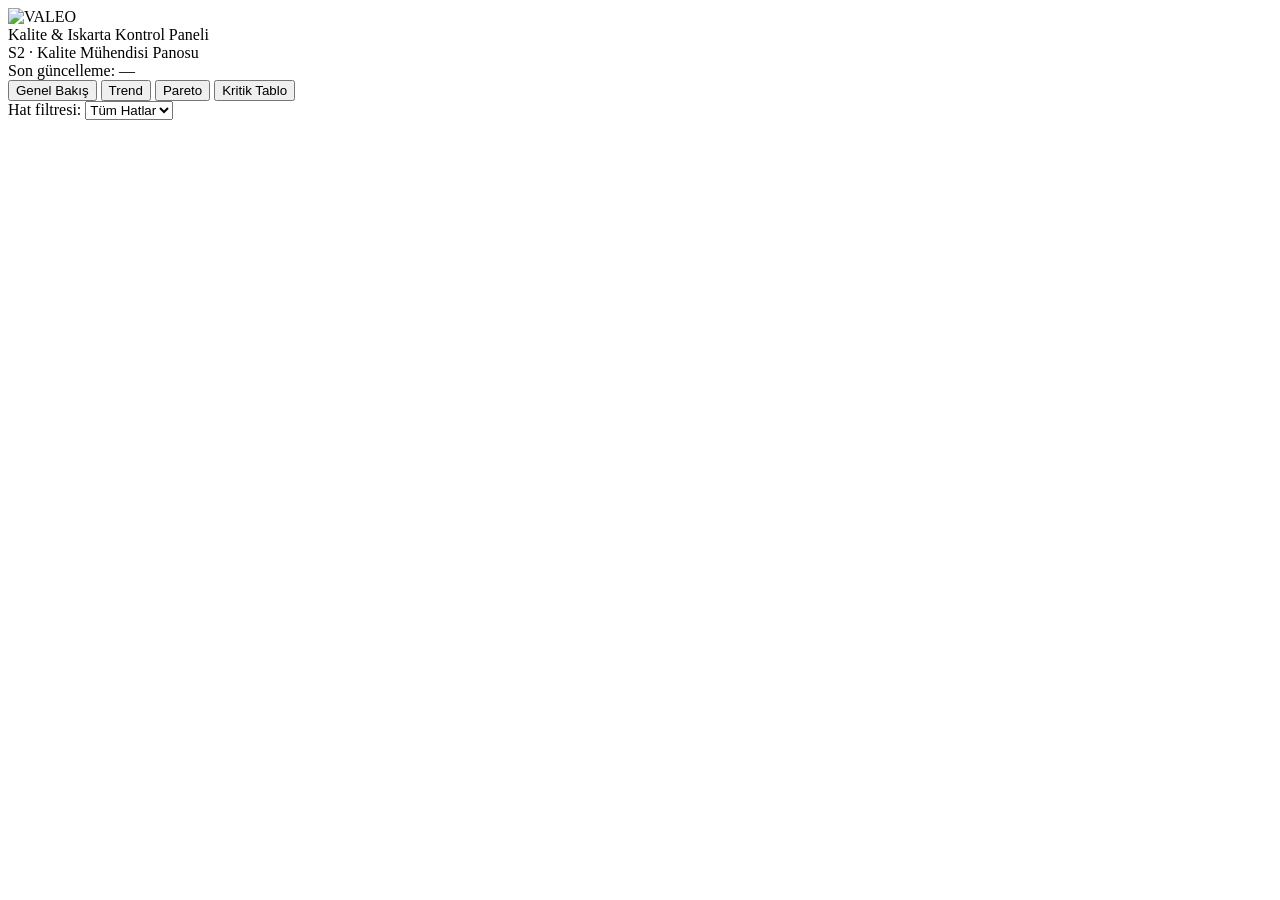
<file: dashboard/apps-script/index.html>
<!DOCTYPE html>
<html lang="tr">
<head>
  <base target="_top">
  <meta charset="utf-8">
  <meta name="viewport" content="width=device-width, initial-scale=1">
  <!-- Stil tek tasarım sistemi dosyasından gelir (kural #4). Satır içi stil yok. -->
  <?!= include('stil'); ?>
</head>
<body>
  <div class="uygulama">
    <header class="ust-serit">
      <div class="marka">
        <span class="logo-kutu"><img id="logo" alt="VALEO"></span>
        <div class="marka-yazi">
          <div class="baslik">Kalite &amp; Iskarta Kontrol Paneli</div>
          <div class="alt-baslik">S2 · Kalite Mühendisi Panosu</div>
        </div>
      </div>
      <div class="guncelleme" id="guncelleme">Son güncelleme: —</div>
    </header>

    <nav class="sekmeler" role="tablist" aria-label="Pano sekmeleri">
      <button class="sekme aktif" data-ekran="e1" role="tab" aria-selected="true" type="button">Genel Bakış</button>
      <button class="sekme" data-ekran="e2" role="tab" aria-selected="false" type="button">Trend</button>
      <button class="sekme" data-ekran="e3" role="tab" aria-selected="false" type="button">Pareto</button>
      <button class="sekme" data-ekran="e4" role="tab" aria-selected="false" type="button">Kritik Tablo</button>
    </nav>

    <div class="filtre-cubugu">
      <label for="filtreHat">Hat filtresi:</label>
      <select id="filtreHat"><option value="Hepsi">Tüm Hatlar</option></select>
      <span id="kayitBilgi"></span>
    </div>

    <main id="icerik"></main>
  </div>

  <!-- İstemci mantığı tek script dosyasından gelir (kural #4). Satır içi mantık yok. -->
  <?!= include('script'); ?>
</body>
</html>
</file>
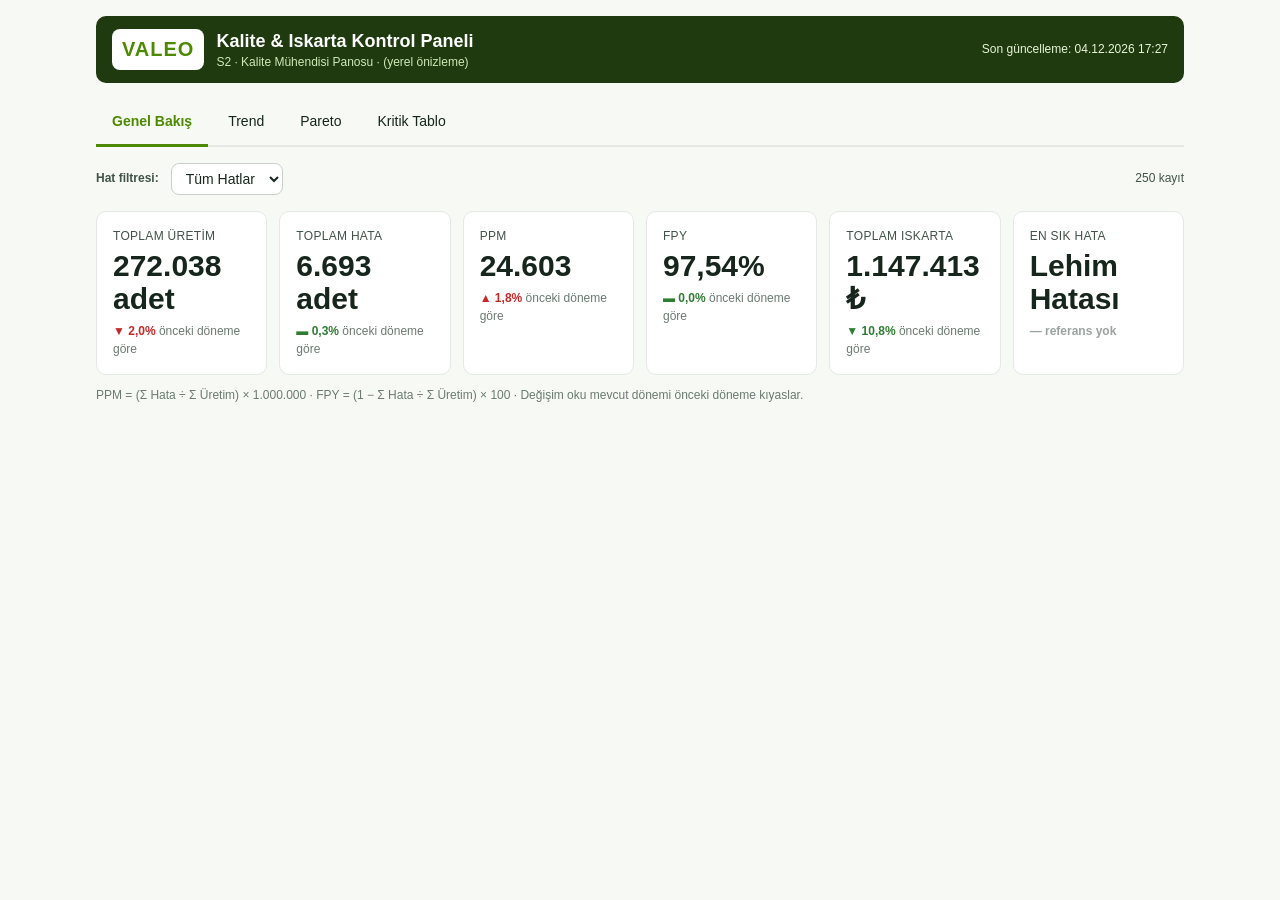
<file: dashboard/yerel-onizleme.html>
<!DOCTYPE html>
<html lang="tr">
<head>
  <meta charset="utf-8">
  <meta name="viewport" content="width=device-width, initial-scale=1">
  <title>VALEO · Kalite & Iskarta Paneli — Yerel Önizleme</title>
  <link rel="stylesheet" href="kaynak/tasarim-sistemi.css">
</head>
<!--
  Yerel önizleme: Apps Script'e deploy etmeden tarayıcıda görmek içindir.
  Veri yolu ve (istersen) logo URL'si body data-* ile verilir; satır içi script yoktur.
  Gerçek logoyu yerelde görmek istersen Drive dosyasını "Bağlantısı olan herkes — Görüntüleyen"
  yapıp aşağıdaki data-logo'yu aç:
  data-logo="https://drive.google.com/thumbnail?id=19SWUei7Rio5AbOEFv682ObI4kJugYGMU&sz=w240"
-->
<body data-veri="../veri/veri.json">
  <div class="uygulama">
    <header class="ust-serit">
      <div class="marka">
        <span class="logo-kutu"><img id="logo" alt="VALEO"></span>
        <div class="marka-yazi">
          <div class="baslik">Kalite &amp; Iskarta Kontrol Paneli</div>
          <div class="alt-baslik">S2 · Kalite Mühendisi Panosu · (yerel önizleme)</div>
        </div>
      </div>
      <div class="guncelleme" id="guncelleme">Son güncelleme: —</div>
    </header>

    <nav class="sekmeler" role="tablist" aria-label="Pano sekmeleri">
      <button class="sekme aktif" data-ekran="e1" role="tab" aria-selected="true" type="button">Genel Bakış</button>
      <button class="sekme" data-ekran="e2" role="tab" aria-selected="false" type="button">Trend</button>
      <button class="sekme" data-ekran="e3" role="tab" aria-selected="false" type="button">Pareto</button>
      <button class="sekme" data-ekran="e4" role="tab" aria-selected="false" type="button">Kritik Tablo</button>
    </nav>

    <div class="filtre-cubugu">
      <label for="filtreHat">Hat filtresi:</label>
      <select id="filtreHat"><option value="Hepsi">Tüm Hatlar</option></select>
      <span id="kayitBilgi"></span>
    </div>

    <main id="icerik"></main>
  </div>

  <script src="kaynak/veri-katmani.js"></script>
  <script src="kaynak/grafikler.js"></script>
  <script src="kaynak/uygulama.js"></script>
</body>
</html>
</file>
<file: dashboard/kaynak/tasarim-sistemi.css>
/* =====================================================================
   VALEO Kalite & Iskarta Paneli — TEK TASARIM SİSTEMİ
   Tüm renk/ölçü değerleri burada token olarak tanımlıdır. Bileşenler
   sabit değer yazmaz; bu değişkenleri kullanır. (Kural #4 ve #8)
   ===================================================================== */

:root {
  /* VALEO paleti */
  --valeo-yesil: #82E600;     /* birincil vurgu / mevcut dönem */
  --valeo-yesil-koyu: #4E8A00;/* ikincil vurgu / okunur seri */
  --valeo-derin: #1F3A0E;     /* üst şerit zemini */
  --murekkep: #16261C;        /* gövde metni (AA) */

  /* nötrler */
  --gri-referans: #9AA3A0;    /* önceki/referans dönem serisi */
  --gri-300: #C9D1CC;
  --gri-200: #E4E9E5;
  --gri-100: #F1F4F1;
  --zemin: #F6F9F4;
  --kart: #FFFFFF;

  /* anlamsal */
  --basari: #2E7D32;
  --uyari: #B26A00;
  --tehlike: #C62828;

  /* tipografi */
  --yazi-kpi: 30px;
  --yazi-baslik: 18px;
  --yazi-govde: 14px;
  --yazi-kucuk: 12px;
  --aile: -apple-system, BlinkMacSystemFont, "Segoe UI", Roboto, Arial, sans-serif;

  /* boşluk + biçim */
  --bosluk-1: 4px; --bosluk-2: 8px; --bosluk-3: 12px; --bosluk-4: 16px; --bosluk-5: 24px;
  --kose: 10px;
}

* { box-sizing: border-box; }

html, body {
  margin: 0;
  background: var(--zemin);
  color: var(--murekkep);
  font-family: var(--aile);
  font-size: var(--yazi-govde);
  line-height: 1.45;
}

.uygulama {
  max-width: 1120px;
  margin: 0 auto;
  padding: var(--bosluk-4);
}

/* --------------------------------------------------------------- üst şerit */
.ust-serit {
  display: flex;
  align-items: center;
  justify-content: space-between;
  gap: var(--bosluk-4);
  background: var(--valeo-derin);
  color: #fff;
  border-radius: var(--kose);
  padding: var(--bosluk-3) var(--bosluk-4);
}
.marka { display: flex; align-items: center; gap: var(--bosluk-3); }
.logo-kutu {
  display: inline-flex; align-items: center; justify-content: center;
  background: #fff; border-radius: 8px;
  padding: 6px 10px; min-width: 64px; min-height: 36px;
}
.logo-kutu img { display: block; height: 26px; width: auto; }
.logo-yazi {
  font-weight: 800; letter-spacing: 1px;
  color: var(--valeo-yesil-koyu); font-size: 20px;
}
.baslik { font-size: var(--yazi-baslik); font-weight: 700; }
.alt-baslik { font-size: var(--yazi-kucuk); color: #cfe8b8; }
.guncelleme { font-size: var(--yazi-kucuk); color: #e7f3da; text-align: right; }

/* --------------------------------------------------------------- sekmeler */
.sekmeler {
  display: flex; flex-wrap: wrap; gap: var(--bosluk-1);
  margin-top: var(--bosluk-4);
  border-bottom: 2px solid var(--gri-200);
}
.sekme {
  appearance: none; border: none; background: transparent;
  font: inherit; color: var(--murekkep);
  padding: var(--bosluk-3) var(--bosluk-4);
  cursor: pointer; border-bottom: 3px solid transparent;
  margin-bottom: -2px; border-radius: 6px 6px 0 0;
}
.sekme:hover { background: var(--gri-100); }
.sekme.aktif {
  border-bottom-color: var(--valeo-yesil-koyu);
  color: var(--valeo-yesil-koyu); font-weight: 700;
}
.sekme:focus-visible { outline: 3px solid var(--valeo-yesil-koyu); outline-offset: 2px; }

/* ----------------------------------------------------------- filtre çubuğu */
.filtre-cubugu {
  display: flex; align-items: center; gap: var(--bosluk-3);
  flex-wrap: wrap; margin: var(--bosluk-4) 0;
}
.filtre-cubugu label { font-size: var(--yazi-kucuk); color: #41524a; font-weight: 600; }
.filtre-cubugu select {
  font: inherit; padding: 6px 10px; border: 1px solid var(--gri-300);
  border-radius: 8px; background: #fff; color: var(--murekkep);
}
#kayitBilgi { margin-left: auto; font-size: var(--yazi-kucuk); color: #41524a; }

/* ----------------------------------------------------------------- KPI'lar */
.kpi-izgara {
  display: grid; gap: var(--bosluk-3);
  grid-template-columns: repeat(auto-fit, minmax(168px, 1fr));
}
.kpi-kart {
  background: var(--kart); border: 1px solid var(--gri-200);
  border-radius: var(--kose); padding: var(--bosluk-4);
}
.kpi-ad { font-size: var(--yazi-kucuk); color: #41524a; text-transform: uppercase; letter-spacing: .3px; }
.kpi-deger {
  font-size: var(--yazi-kpi); font-weight: 800; margin-top: var(--bosluk-1);
  font-variant-numeric: tabular-nums; line-height: 1.1;
}
.kpi-delta { font-size: var(--yazi-kucuk); margin-top: var(--bosluk-2); font-weight: 700; }
.kpi-delta.iyi { color: var(--basari); }
.kpi-delta.kotu { color: var(--tehlike); }
.kpi-delta.noter { color: var(--gri-referans); font-weight: 600; }
.kpi-delta-not { color: #6b7a72; font-weight: 500; }
.dipnot { font-size: var(--yazi-kucuk); color: #6b7a72; margin: var(--bosluk-3) 0 0; }

/* ------------------------------------------------------------------- kartlar */
.kart {
  background: var(--kart); border: 1px solid var(--gri-200);
  border-radius: var(--kose); padding: var(--bosluk-4);
  margin-top: var(--bosluk-4);
}
.kart-baslik { font-size: var(--yazi-baslik); margin: 0 0 var(--bosluk-3); }
.grafik-govde { width: 100%; overflow-x: auto; }
.grafik-govde svg { display: block; }

/* -------------------------------------------------------------------- tablo */
.tablo { width: 100%; border-collapse: collapse; font-size: var(--yazi-govde); }
.tablo th, .tablo td {
  text-align: left; padding: 10px 12px; border-bottom: 1px solid var(--gri-200);
}
.tablo thead th {
  background: var(--gri-100); font-size: var(--yazi-kucuk);
  text-transform: uppercase; letter-spacing: .3px; color: #41524a;
}
.tablo td.say, .tablo th.say { text-align: right; font-variant-numeric: tabular-nums; }
.tablo tbody tr:hover { background: var(--gri-100); }

.rozet {
  display: inline-flex; align-items: center; gap: 6px;
  padding: 3px 10px; border-radius: 999px;
  font-size: var(--yazi-kucuk); font-weight: 700; border: 1px solid transparent;
}
.rozet.tehlike { background: #fde8e8; color: var(--tehlike); border-color: #f5b8b8; }
.rozet.uyari   { background: #fbf0dc; color: var(--uyari);   border-color: #ecd3a3; }
.rozet.basari  { background: #e6f4e6; color: var(--basari);  border-color: #b7dcb7; }

/* ----------------------------------------------------------------- durumlar */
.durum {
  background: var(--kart); border: 1px solid var(--gri-200);
  border-radius: var(--kose); padding: var(--bosluk-5);
  text-align: center; margin-top: var(--bosluk-4);
}
.durum-ikon { font-size: 34px; line-height: 1; }
.durum-baslik { font-size: var(--yazi-baslik); font-weight: 700; margin-top: var(--bosluk-2); }
.durum-mesaj { color: #41524a; margin-top: var(--bosluk-1); }
.durum.hata .durum-ikon { color: var(--tehlike); }
.btn {
  margin-top: var(--bosluk-3); font: inherit; font-weight: 700;
  background: var(--valeo-yesil-koyu); color: #fff; border: none;
  padding: 8px 16px; border-radius: 8px; cursor: pointer;
}
.btn:hover { background: var(--valeo-derin); }
.btn:focus-visible { outline: 3px solid var(--murekkep); outline-offset: 2px; }

/* iskelet (yükleniyor) */
.iskelet { background: var(--gri-200); border-radius: 8px; overflow: hidden; position: relative; }
.iskelet::after {
  content: ""; position: absolute; inset: 0;
  background: linear-gradient(90deg, transparent, rgba(255,255,255,.6), transparent);
  transform: translateX(-100%); animation: parla 1.2s infinite;
}
@keyframes parla { 100% { transform: translateX(100%); } }
.iskelet-satir { height: 22px; width: 40%; margin: 0 auto var(--bosluk-4); }
.iskelet-izgara { display: grid; gap: var(--bosluk-3); grid-template-columns: repeat(4, 1fr); }
.iskelet-kutu { height: 90px; }
@media (prefers-reduced-motion: reduce) { .iskelet::after { animation: none; } }

/* ---------------------------------------------------------------- responsive */
@media (max-width: 640px) {
  .ust-serit { flex-direction: column; align-items: flex-start; gap: var(--bosluk-2); }
  .guncelleme { text-align: left; }
  .iskelet-izgara { grid-template-columns: repeat(2, 1fr); }
  .kpi-deger { font-size: 24px; }
}
</file>
